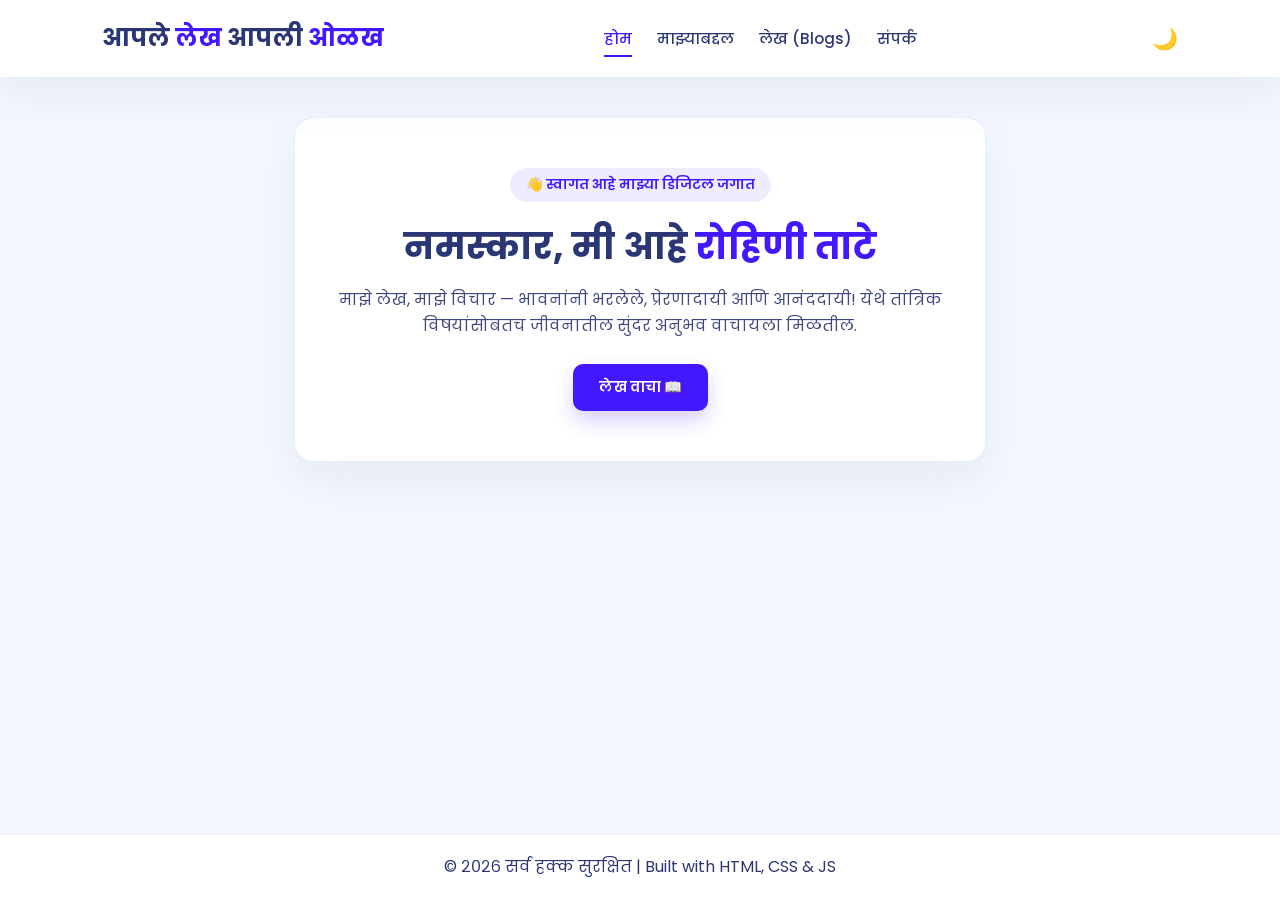
<file: index.html>
<!DOCTYPE html>
<html lang="mr">
<head>
    <meta charset="UTF-8">
    <meta name="viewport" content="width=device-width, initial-scale=1.0">
    <title>माझा ब्लॉग आणि पोर्टफोलिओ | रोहिणी ताटे</title>
    <link rel="stylesheet" href="style.css">
    <link href="https://fonts.googleapis.com/css2?family=Poppins:wght@300;400;500;600;700&display=swap" rel="stylesheet">
</head>
<body>

    <nav class="navbar">
        <div class="logo">आपले <span>लेख </span>आपली <span>ओळख </span></div>
        <ul class="nav-links">
            <li><a href="index.html" class="active">होम</a></li>
            <li><a href="about.html">माझ्याबद्दल</a></li>
            <li><a href="blog.html">लेख (Blogs)</a></li>
            <li><a href="contact.html">संपर्क</a></li>
        </ul>
        <div class="nav-controls">
            <div id="google_translate_element"></div>
            <button id="theme-toggle">🌙</button>
        </div>
    </nav>

    <main class="container">
        <section class="card hero-banner">
            <span class="hero-badge">👋 स्वागत आहे माझ्या डिजिटल जगात</span>
            <h1>नमस्कार, मी आहे <span class="highlight">रोहिणी ताटे</span></h1>
            <p class="hero-subtext">माझे लेख, माझे विचार — भावनांनी भरलेले, प्रेरणादायी आणि आनंददायी! येथे तांत्रिक विषयांसोबतच जीवनातील सुंदर अनुभव वाचायला मिळतील.</p>
            <div class="hero-buttons">
                <a href="blog.html" class="btn-primary">लेख वाचा 📖</a>
            </div>
        </section>
    </main>

    <footer>
        <p>© २०२६ सर्व हक्क सुरक्षित | Built with HTML, CSS & JS</p>
    </footer>

    <script src="script.js"></script>
    <script type="text/javascript">
    function googleTranslateElementInit() {
        new google.translate.TranslateElement({
            pageLanguage: 'mr',
            includedLanguages: 'en,hi,mr,gu,ta,te,kn,es,fr,de',
            layout: google.translate.TranslateElement.InlineLayout.SIMPLE
        }, 'google_translate_element');
    }
    </script>
    <script type="text/javascript" src="https://translate.google.com/translate_a/element.js?cb=googleTranslateElementInit"></script>
</body>
</html>
</file>
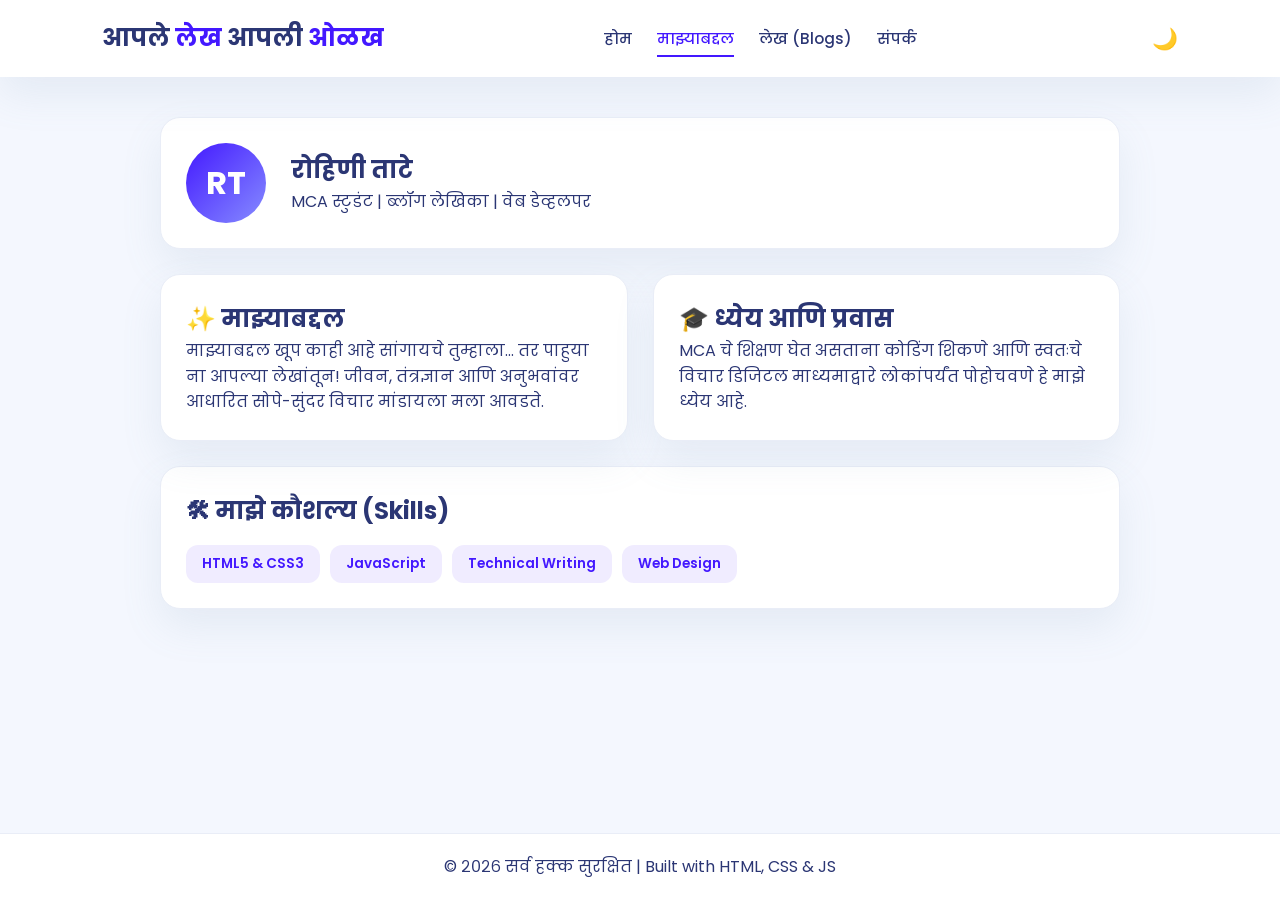
<file: about.html>
<!DOCTYPE html>
<html lang="mr">
<head>
    <meta charset="UTF-8">
    <meta name="viewport" content="width=device-width, initial-scale=1.0">
    <title>माझ्याबद्दल | रोहिणी ताटे</title>
    <link rel="stylesheet" href="style.css">
    <link href="https://fonts.googleapis.com/css2?family=Poppins:wght@300;400;500;600;700&display=swap" rel="stylesheet">
</head>
<body>

    <nav class="navbar">
        <div class="logo">आपले <span>लेख </span>आपली <span>ओळख </span></div>
        <ul class="nav-links">
            <li><a href="index.html">होम</a></li>
            <li><a href="about.html" class="active">माझ्याबद्दल</a></li>
            <li><a href="blog.html">लेख (Blogs)</a></li>
            <li><a href="contact.html">संपर्क</a></li>
        </ul>
        <div class="nav-controls">
            <div id="google_translate_element"></div>
            <button id="theme-toggle">🌙</button>
        </div>
    </nav>

    <main class="container">
        <section class="card profile-header">
            <div class="profile-avatar">RT</div>
            <div>
                <h1>रोहिणी ताटे</h1>
                <p>MCA स्टुडंट | ब्लॉग लेखिका | वेब डेव्हलपर</p>
            </div>
        </section>

        <div class="about-grid">
            <div class="card">
                <h2>✨ माझ्याबद्दल</h2>
                <p>माझ्याबद्दल खूप काही आहे सांगायचे तुम्हाला... तर पाहुया ना आपल्या लेखांतून! जीवन, तंत्रज्ञान आणि अनुभवांवर आधारित सोपे-सुंदर विचार मांडायला मला आवडते.</p>
            </div>

            <div class="card">
                <h2>🎓 ध्येय आणि प्रवास</h2>
                <p>MCA चे शिक्षण घेत असताना कोडिंग शिकणे आणि स्वतःचे विचार डिजिटल माध्यमाद्वारे लोकांपर्यंत पोहोचवणे हे माझे ध्येय आहे.</p>
            </div>
        </div>

        <div class="card">
            <h2>🛠 माझे कौशल्य (Skills)</h2>
            <div class="skills-tags">
                <span class="skill-tag">HTML5 & CSS3</span>
                <span class="skill-tag">JavaScript</span>
                <span class="skill-tag">Technical Writing</span>
                <span class="skill-tag">Web Design</span>
            </div>
        </div>
    </main>

    <footer>
        <p>© २०२६ सर्व हक्क सुरक्षित | Built with HTML, CSS & JS</p>
    </footer>

    <script src="script.js"></script>
    <script type="text/javascript">
    function googleTranslateElementInit() {
        new google.translate.TranslateElement({
            pageLanguage: 'mr',
            includedLanguages: 'en,hi,mr,gu,ta,te,kn,es,fr,de',
            layout: google.translate.TranslateElement.InlineLayout.SIMPLE
        }, 'google_translate_element');
    }
    </script>
    <script type="text/javascript" src="https://translate.google.com/translate_a/element.js?cb=googleTranslateElementInit"></script>
</body>
</html>
</file>
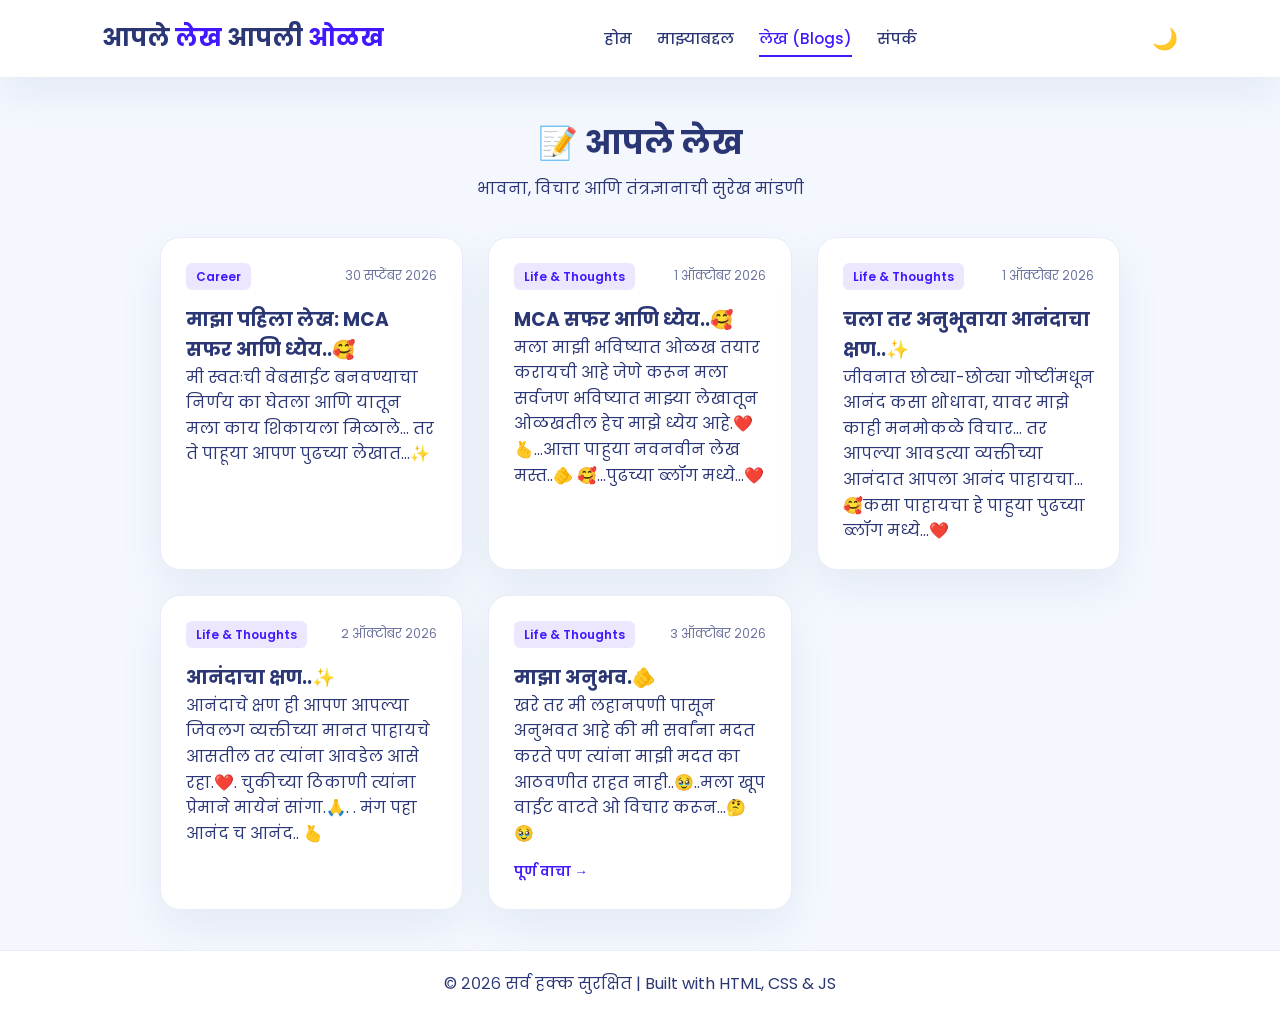
<file: blog.html>
<!DOCTYPE html>
<html lang="mr">
<head>
    <meta charset="UTF-8">
    <meta name="viewport" content="width=device-width, initial-scale=1.0">
    <title>लेख (Blogs) | रोहिणी ताटे</title>
    <link rel="stylesheet" href="style.css">
    <link href="https://fonts.googleapis.com/css2?family=Poppins:wght@300;400;500;600;700&display=swap" rel="stylesheet">
</head>
<body>

    <nav class="navbar">
        <div class="logo">आपले <span>लेख </span>आपली <span>ओळख </span></div>
        <ul class="nav-links">
            <li><a href="index.html">होम</a></li>
            <li><a href="about.html">माझ्याबद्दल</a></li>
            <li><a href="blog.html" class="active">लेख (Blogs)</a></li>
            <li><a href="contact.html">संपर्क</a></li>
        </ul>
        <div class="nav-controls">
            <div id="google_translate_element"></div>
            <button id="theme-toggle">🌙</button>
        </div>
    </nav>

    <main class="container">
        <div class="page-title">
            <h1>📝 आपले लेख</h1>
            <p>भावना, विचार आणि तंत्रज्ञानाची सुरेख मांडणी</p>
        </div>

        <div class="blog-grid">
            <article class="card">
                <div class="card-header">
                    <span class="tag">Career</span>
                    <span class="date">३० सप्टेंबर २०२६</span>
                </div>
                <h3>माझा पहिला लेख: MCA सफर आणि ध्येय..🥰</h3>
                <p>मी स्वतःची वेबसाईट बनवण्याचा निर्णय का घेतला आणि यातून मला काय शिकायला मिळाले...
                तर ते पाहूया आपण पुढच्या लेखात...✨</p>
                
            </article>
            <article class="card">
                <div class="card-header">
                    <span class="tag">Life & Thoughts</span>
                    <span class="date">१ ऑक्टोबर २०२६</span>
                </div>
                <h3>MCA सफर आणि ध्येय..🥰</h3>
                <p>मला माझी भविष्यात ओळख तयार करायची आहे जेणे करून मला सर्वजण भविष्यात माझ्या लेखातून ओळखतील हेच माझे ध्येय आहे.❤️🫰...आत्ता पाहुया नवनवीन लेख मस्त..🫵 🥰...पुढच्या ब्लॉग मध्ये...❤️</p>
                
            </article>

            <article class="card">
                <div class="card-header">
                    <span class="tag">Life & Thoughts</span>
                    <span class="date">१ ऑक्टोबर २०२६</span>
                </div>
                <h3>चला तर अनुभूवाया  आनंदाचा क्षण..✨</h3>
                <p>जीवनात छोट्या-छोट्या गोष्टींमधून आनंद कसा शोधावा, यावर माझे काही मनमोकळे विचार...
                तर  आपल्या आवडत्या व्यक्तीच्या आनंदात आपला आनंद पाहायचा... 🥰कसा पाहायचा हे पाहुया पुढच्या ब्लॉग मध्ये...❤️</p>
               
            </article>
             <article class="card">
                <div class="card-header">
                    <span class="tag">Life & Thoughts</span>
                    <span class="date">2 ऑक्टोबर २०२६</span>
                </div>
                <h3>आनंदाचा क्षण..✨</h3>
                <p>आनंदाचे क्षण ही आपण आपल्या जिवलग व्यक्तीच्या मानत पाहायचे आसतील तर त्यांना आवडेल आसे रहा.❤️. चुकीच्या ठिकाणी त्यांना प्रेमाने मायेनं सांगा.🙏. . मंग पहा आनंद च आनंद.. 🫰</p>
                
            </article>
            <article class="card">
                <div class="card-header">
                    <span class="tag">Life & Thoughts</span>
                    <span class="date">3 ऑक्टोबर २०२६</span>
                </div>
                <h3>माझा अनुभव.🫵</h3>
                <p>खरे तर मी लहानपणी पासून अनुभवत आहे की मी सर्वांना मदत करते पण त्यांना माझी मदत का आठवणीत राहत नाही..🥹..मला खूप वाईट वाटते ओ विचार करून...🤔🥹</p>
                <a href="#" class="read-more">पूर्ण वाचा →</a>
            </article>
        </div>
    </main>

    <footer>
        <p>© २०२६ सर्व हक्क सुरक्षित | Built with HTML, CSS & JS</p>
    </footer>

    <script src="script.js"></script>
    <script type="text/javascript">
    function googleTranslateElementInit() {
        new google.translate.TranslateElement({
            pageLanguage: 'mr',
            includedLanguages: 'en,hi,mr,gu,ta,te,kn,es,fr,de',
            layout: google.translate.TranslateElement.InlineLayout.SIMPLE
        }, 'google_translate_element');
    }
    </script>
    <script type="text/javascript" src="https://translate.google.com/translate_a/element.js?cb=googleTranslateElementInit"></script>
</body>
</html>
</file>
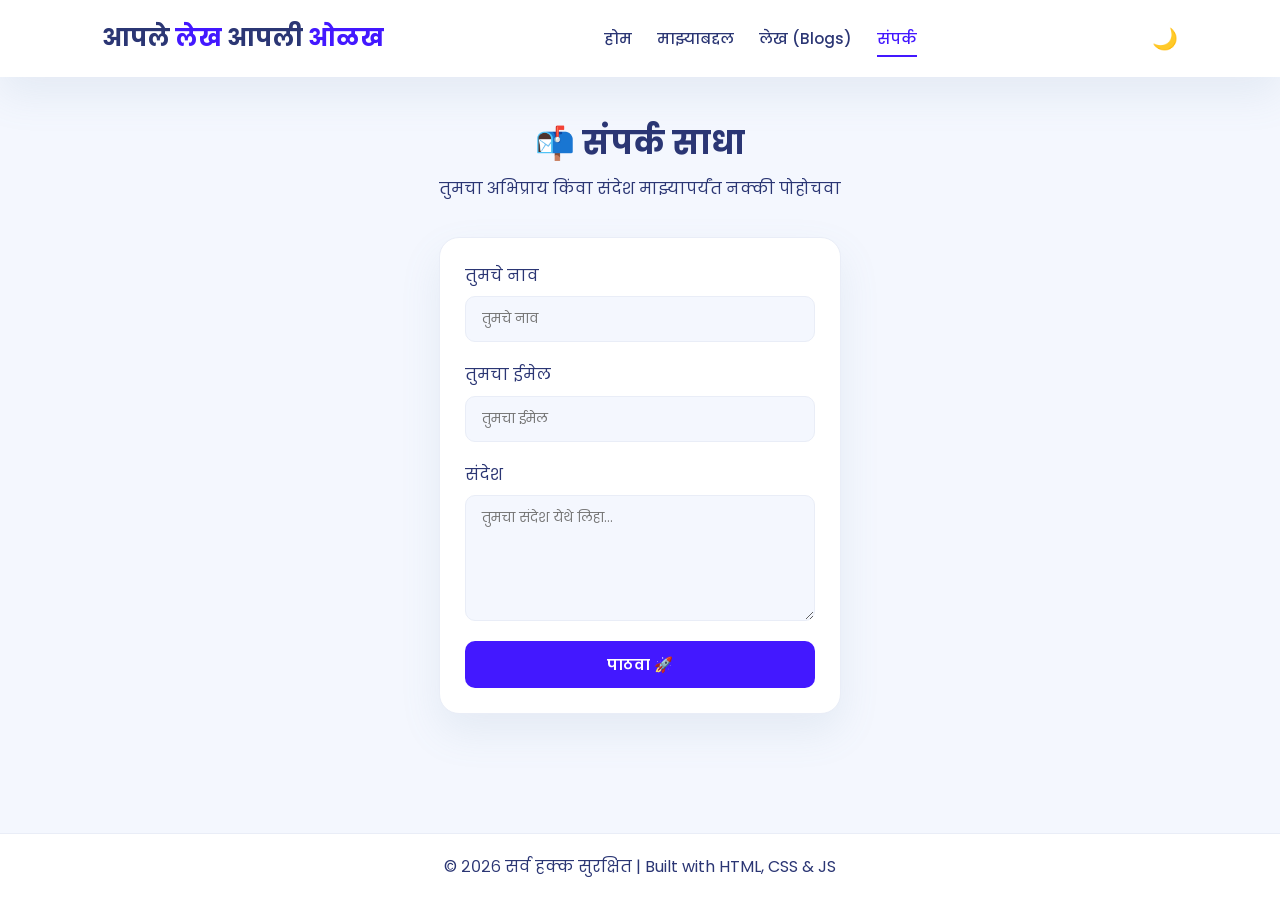
<file: contact.html>
<!DOCTYPE html>
<html lang="mr">
<head>
    <meta charset="UTF-8">
    <meta name="viewport" content="width=device-width, initial-scale=1.0">
    <title>संपर्क | रोहिणी ताटे</title>
    <link rel="stylesheet" href="style.css">
    <link href="https://fonts.googleapis.com/css2?family=Poppins:wght@300;400;500;600;700&display=swap" rel="stylesheet">
</head>
<body>

    <nav class="navbar">
        <div class="logo">आपले <span>लेख </span>आपली <span>ओळख </span></div>
        <ul class="nav-links">
            <li><a href="index.html">होम</a></li>
            <li><a href="about.html">माझ्याबद्दल</a></li>
            <li><a href="blog.html">लेख (Blogs)</a></li>
            <li><a href="contact.html" class="active">संपर्क</a></li>
        </ul>
        <div class="nav-controls">
            <div id="google_translate_element"></div>
            <button id="theme-toggle">🌙</button>
        </div>
    </nav>

    <main class="container">
        <div class="page-title">
            <h1>📬 संपर्क साधा</h1>
            <p>तुमचा अभिप्राय किंवा संदेश माझ्यापर्यंत नक्की पोहोचवा</p>
        </div>

        <div class="contact-wrapper">
            <div class="card">
                <!-- Web3Forms API Integration -->
                <form action="https://api.web3forms.com/submit" method="POST" class="contact-form">
                    
                    <!-- Web3Forms कडून मिळालेली Access Key इथे टाका -->
                    <input type="hidden" name="access_key" value="beb8e800-3e88-4185-a8ca-74b4985b4a59">

                    <div class="form-group">
                        <label for="name">तुमचे नाव</label>
                        <input type="text" id="name" name="name" placeholder="तुमचे नाव" required>
                    </div>

                    <div class="form-group">
                        <label for="email">तुमचा ईमेल</label>
                        <input type="email" id="email" name="email" placeholder="तुमचा ईमेल" required>
                    </div>

                    <div class="form-group">
                        <label for="message">संदेश</label>
                        <textarea id="message" name="message" placeholder="तुमचा संदेश येथे लिहा..." rows="5" required></textarea>
                    </div>

                    <button type="submit" class="btn-submit">पाठवा 🚀</button>
                </form>
            </div>
        </div>
    </main>

    <footer>
        <p>© २०२६ सर्व हक्क सुरक्षित | Built with HTML, CSS & JS</p>
    </footer>

    <script src="script.js"></script>
    <script type="text/javascript">
    function googleTranslateElementInit() {
        new google.translate.TranslateElement({
            pageLanguage: 'mr',
            includedLanguages: 'en,hi,mr,gu,ta,te,kn,es,fr,de',
            layout: google.translate.TranslateElement.InlineLayout.SIMPLE
        }, 'google_translate_element');
    }
    </script>
    <script type="text/javascript" src="https://translate.google.com/translate_a/element.js?cb=googleTranslateElementInit"></script>
</body>
</html>
</file>
<file: style.css>
/* General Setup & Color System */
:root {
    --bg-color: #f4f7fe;
    --card-bg: #ffffff;
    --text-color: #2b3674;
    --text-muted: #a3ed20;
    --primary-color: #4318ff;
    --primary-hover: #3311cc;
    --border-color: #e9edf7;
    --shadow: 0px 18px 40px rgba(112, 144, 176, 0.12);
}

[data-theme="dark"] {
    --bg-color: #0b1437;
    --card-bg: #111c44;
    --text-color: #ffffff;
    --text-muted: #a3e635;
    --primary-color: #7551ff;
    --primary-hover: #5b32ff;
    --border-color: #1b254b;
    --shadow: 0px 18px 40px rgba(0, 0, 0, 0.35);
}

* {
    margin: 0;
    padding: 0;
    box-sizing: border-box;
    font-family: 'Poppins', sans-serif;
    transition: all 0.25s ease-in-out;
}

body {
    background-color: var(--bg-color);
    color: var(--text-color);
    line-height: 1.6;
    min-height: 100vh;
    display: flex;
    flex-direction: column;
    top: 0px !important;
}

.container {
    max-width: 1000px;
    margin: 40px auto;
    padding: 0 20px;
    flex: 1;
}

/* Navbar */
.navbar {
    display: flex;
    justify-content: space-between;
    align-items: center;
    padding: 1.2rem 8%;
    background-color: var(--card-bg);
    box-shadow: var(--shadow);
    position: sticky;
    top: 0;
    z-index: 100;
}

.logo {
    font-size: 1.5rem;
    font-weight: 700;
}

.logo span {
    color: var(--primary-color);
}

.nav-links {
    display: flex;
    list-style: none;
    gap: 25px;
}

.nav-links a {
    text-decoration: none;
    color: var(--text-color);
    font-weight: 500;
    font-size: 0.95rem;
    padding: 6px 0;
}

.nav-links a:hover, .nav-links a.active {
    color: var(--primary-color);
    border-bottom: 2px solid var(--primary-color);
}

.nav-controls {
    display: flex;
    align-items: center;
    gap: 15px;
}

#google_translate_element select {
    padding: 6px 10px;
    border-radius: 8px;
    border: 1px solid var(--border-color);
    background-color: var(--card-bg);
    color: var(--text-color);
    font-size: 0.85rem;
    cursor: pointer;
}

#theme-toggle {
    background: none;
    border: none;
    font-size: 1.3rem;
    cursor: pointer;
}

/* Base Cards */
.card {
    background-color: var(--card-bg);
    padding: 25px;
    border-radius: 20px;
    box-shadow: var(--shadow);
    border: 1px solid var(--border-color);
}

/* Home Section */
.hero-banner {
    text-align: center;
    padding: 50px 20px;
    margin-bottom: 40px;
}

.hero-badge {
    display: inline-block;
    background-color: rgba(67, 24, 255, 0.08);
    color: var(--primary-color);
    padding: 6px 16px;
    border-radius: 20px;
    font-size: 0.85rem;
    font-weight: 600;
    margin-bottom: 15px;
}

.hero-banner h1 {
    font-size: 2.3rem;
    margin-bottom: 12px;
}

.highlight {
    color: var(--primary-color);
}

.hero-subtext {
    max-width: 650px;
    margin: 0 auto 25px auto;
    font-size: 1rem;
    opacity: 0.9;
}

.hero-buttons {
    display: flex;
    justify-content: center;
    gap: 15px;
}

.btn-primary {
    background-color: var(--primary-color);
    color: white;
    padding: 12px 26px;
    border-radius: 10px;
    text-decoration: none;
    font-weight: 600;
    font-size: 0.9rem;
    box-shadow: 0px 10px 20px rgba(67, 24, 255, 0.2);
}

.btn-primary:hover {
    background-color: var(--primary-hover);
}

/* About Layout */
.profile-header {
    display: flex;
    align-items: center;
    gap: 25px;
    margin-bottom: 25px;
}

.profile-avatar {
    width: 80px;
    height: 80px;
    background: linear-gradient(135deg, var(--primary-color), #868CFF);
    color: white;
    font-size: 2rem;
    font-weight: 700;
    border-radius: 50%;
    display: flex;
    align-items: center;
    justify-content: center;
}

.about-grid {
    display: grid;
    grid-template-columns: repeat(auto-fit, minmax(300px, 1fr));
    gap: 25px;
    margin-bottom: 25px;
}

.skills-tags {
    display: flex;
    flex-wrap: wrap;
    gap: 10px;
    margin-top: 15px;
}

.skill-tag {
    background-color: rgba(67, 24, 255, 0.08);
    color: var(--primary-color);
    padding: 8px 16px;
    border-radius: 12px;
    font-size: 0.85rem;
    font-weight: 600;
}

/* Page Headers & Blog Cards */
.page-title {
    text-align: center;
    margin-bottom: 35px;
}

.page-title h1 {
    font-size: 2rem;
    margin-bottom: 8px;
}

.blog-grid {
    display: grid;
    grid-template-columns: repeat(auto-fit, minmax(280px, 1fr));
    gap: 25px;
}

.card-header {
    display: flex;
    justify-content: space-between;
    align-items: center;
    margin-bottom: 15px;
}

.tag {
    background-color: rgba(67, 24, 255, 0.1);
    color: var(--primary-color);
    padding: 4px 10px;
    font-size: 0.75rem;
    font-weight: 600;
    border-radius: 6px;
}

.date {
    font-size: 0.8rem;
    opacity: 0.7;
}

.read-more {
    color: var(--primary-color);
    text-decoration: none;
    font-weight: 600;
    font-size: 0.85rem;
    display: inline-block;
    margin-top: 15px;
}

/* Contact Form */
.contact-wrapper {
    max-width: 600px;
    margin: 0 auto;
}

.contact-form {
    display: flex;
    flex-direction: column;
    gap: 20px;
}

.form-group {
    display: flex;
    flex-direction: column;
    gap: 8px;
}

.form-group input, .form-group textarea {
    padding: 12px 16px;
    border-radius: 10px;
    border: 1px solid var(--border-color);
    background-color: var(--bg-color);
    color: var(--text-color);
    outline: none;
}

.form-group input:focus, .form-group textarea:focus {
    border-color: var(--primary-color);
}

.btn-submit {
    background-color: var(--primary-color);
    color: white;
    padding: 12px 24px;
    border: none;
    border-radius: 10px;
    font-size: 0.95rem;
    font-weight: 600;
    cursor: pointer;
}

/* Footer */
footer {
    text-align: center;
    padding: 20px;
    background-color: var(--card-bg);
    border-top: 1px solid var(--border-color);
    margin-top: auto;
}

.goog-te-banner-frame { display: none !important; }
</file>
